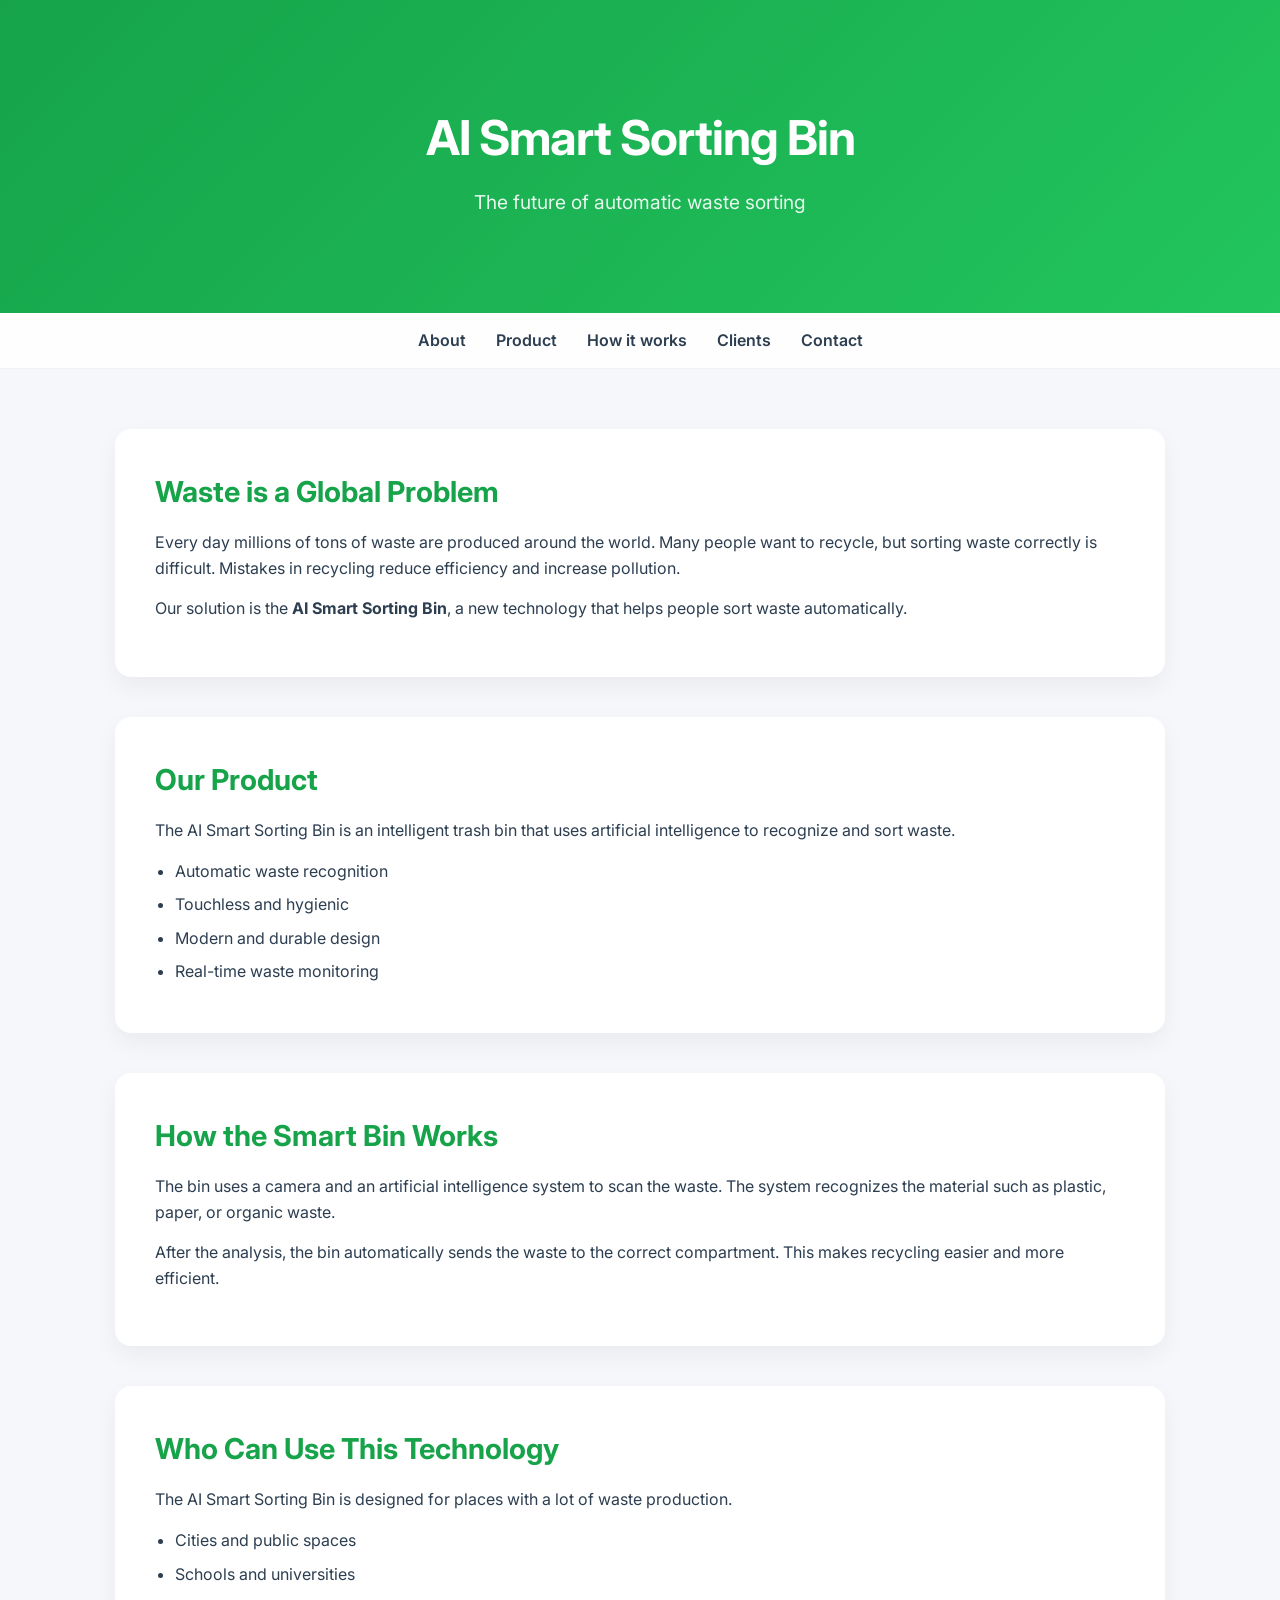
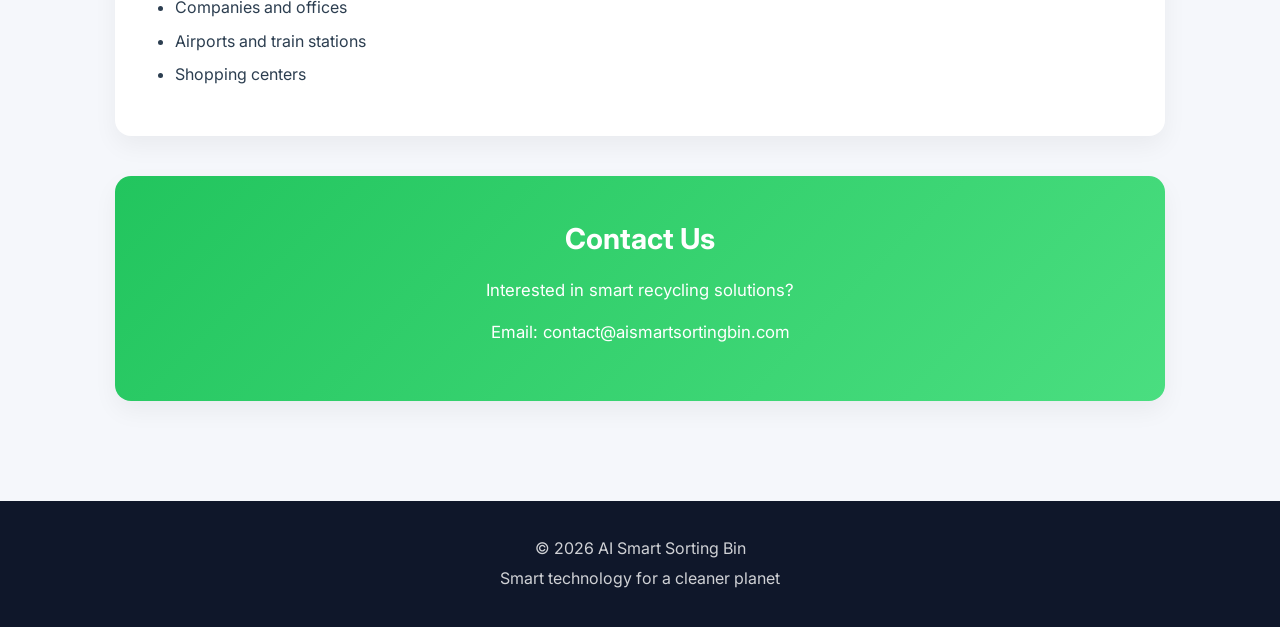
<file: site recycling bin/index.html>
<!DOCTYPE html>
<html lang="en">
<head>
<meta charset="UTF-8">
<meta name="viewport" content="width=device-width, initial-scale=1.0">

<title>AI Smart Sorting Bin | Automatic Waste Recycling</title>

<meta name="description" content="AI Smart Sorting Bin automatically sorts waste using artificial intelligence. A smart solution for cities, schools and companies to improve recycling.">

<meta name="keywords" content="smart bin, AI recycling bin, automatic waste sorting, smart recycling, waste management technology">

<meta name="author" content="AI Smart Bin Team">

<link rel="stylesheet" href="recycling bin.css">
</head>

<body>

<header>
<h1>AI Smart Sorting Bin</h1>
<p>The future of automatic waste sorting</p>
</header>

<nav>
<a href="#about">About</a>
<a href="#product">Product</a>
<a href="#how">How it works</a>
<a href="#clients">Clients</a>
<a href="#contact">Contact</a>
</nav>

<main>

<section id="about">
<h2>Waste is a Global Problem</h2>
<p>
Every day millions of tons of waste are produced around the world. 
Many people want to recycle, but sorting waste correctly is difficult.
Mistakes in recycling reduce efficiency and increase pollution.
</p>

<p>
Our solution is the <strong>AI Smart Sorting Bin</strong>, a new technology that helps people sort waste automatically.
</p>
</section>

<section id="product">
<h2>Our Product</h2>
<p>
The AI Smart Sorting Bin is an intelligent trash bin that uses artificial intelligence to recognize and sort waste.
</p>

<ul>
<li>Automatic waste recognition</li>
<li>Touchless and hygienic</li>
<li>Modern and durable design</li>
<li>Real-time waste monitoring</li>
</ul>
</section>

<section id="how">
<h2>How the Smart Bin Works</h2>

<p>
The bin uses a camera and an artificial intelligence system to scan the waste.
The system recognizes the material such as plastic, paper, or organic waste.
</p>

<p>
After the analysis, the bin automatically sends the waste to the correct compartment.
This makes recycling easier and more efficient.
</p>

</section>

<section id="clients">
<h2>Who Can Use This Technology</h2>

<p>The AI Smart Sorting Bin is designed for places with a lot of waste production.</p>

<ul>
<li>Cities and public spaces</li>
<li>Schools and universities</li>
<li>Companies and offices</li>
<li>Airports and train stations</li>
<li>Shopping centers</li>
</ul>

</section>

<section id="contact">
<h2>Contact Us</h2>

<p>
Interested in smart recycling solutions?
</p>

<p>Email: contact@aismartsortingbin.com</p>

</section>

</main>

<footer>
<p>© 2026 AI Smart Sorting Bin</p>
<p>Smart technology for a cleaner planet</p>
</footer>

</body>
</html>
</file>
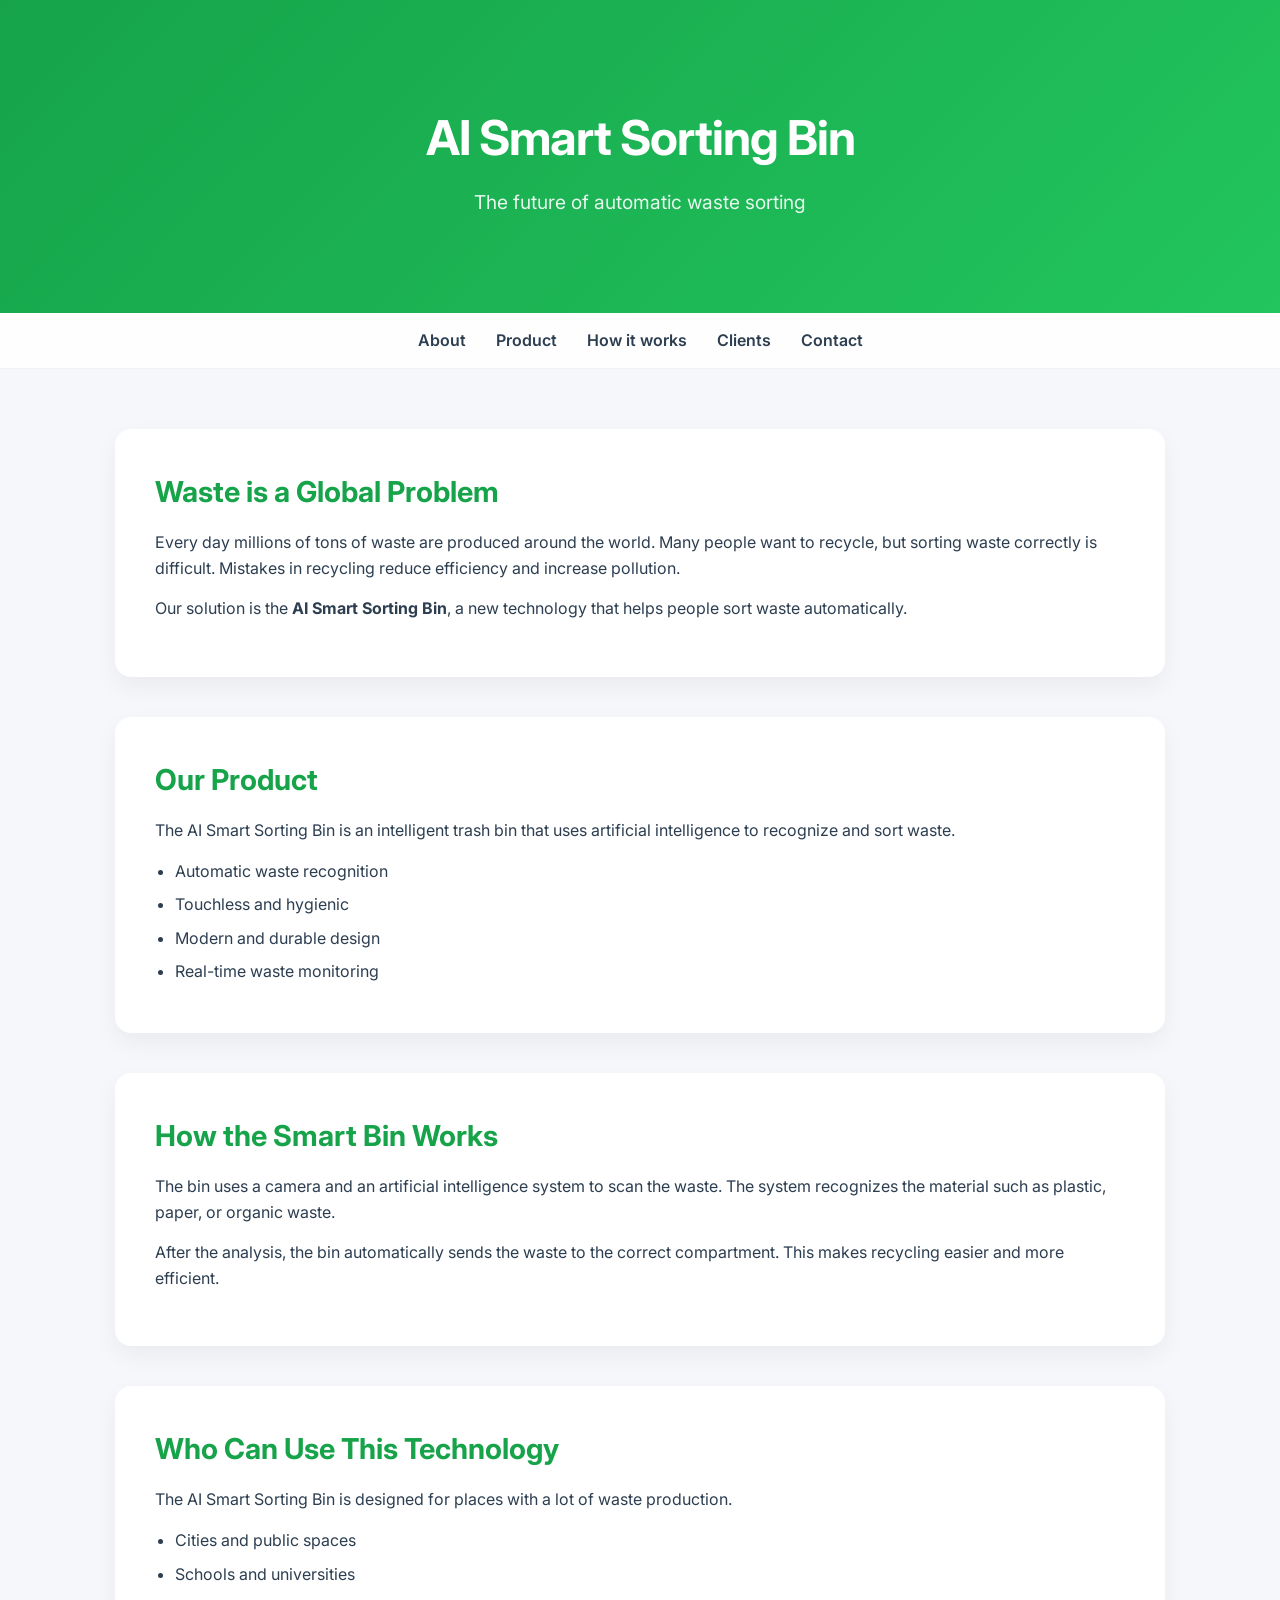
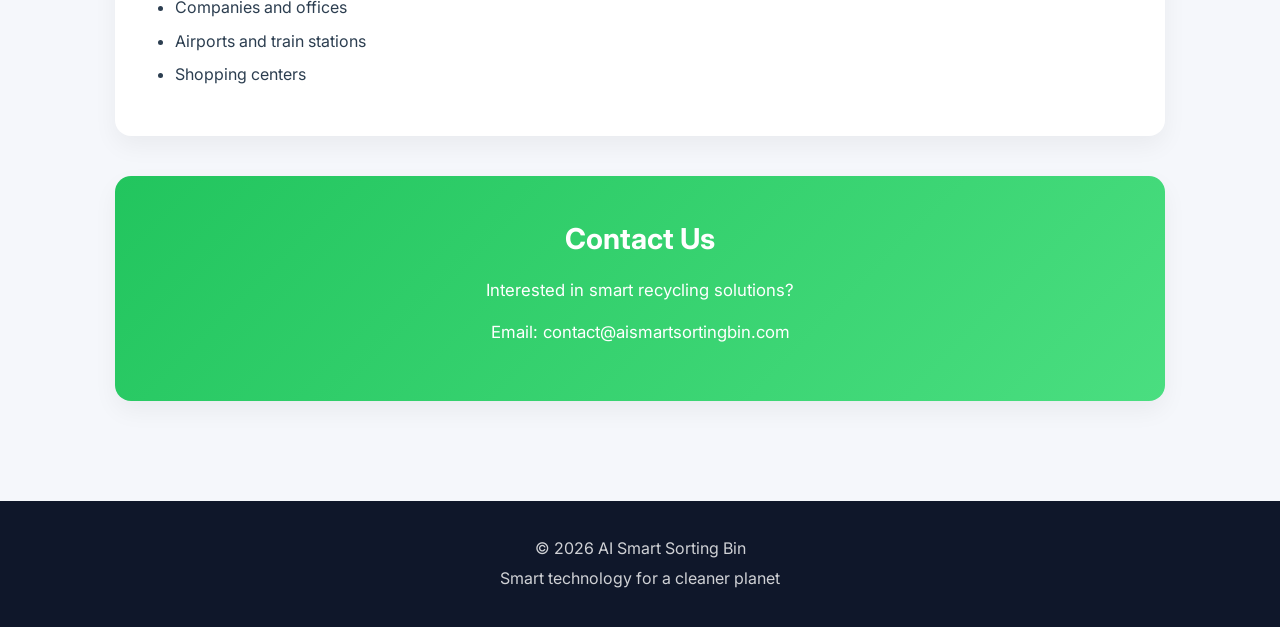
<file: site recycling bin/recycling bin.html>
<!DOCTYPE html>
<html lang="en">
<head>
<meta charset="UTF-8">
<meta name="viewport" content="width=device-width, initial-scale=1.0">

<title>AI Smart Sorting Bin | Automatic Waste Recycling</title>

<meta name="description" content="AI Smart Sorting Bin automatically sorts waste using artificial intelligence. A smart solution for cities, schools and companies to improve recycling.">

<meta name="keywords" content="smart bin, AI recycling bin, automatic waste sorting, smart recycling, waste management technology">

<meta name="author" content="AI Smart Bin Team">

<link rel="stylesheet" href="recycling bin.css">
</head>

<body>

<header>
<h1>AI Smart Sorting Bin</h1>
<p>The future of automatic waste sorting</p>
</header>

<nav>
<a href="#about">About</a>
<a href="#product">Product</a>
<a href="#how">How it works</a>
<a href="#clients">Clients</a>
<a href="#contact">Contact</a>
</nav>

<main>

<section id="about">
<h2>Waste is a Global Problem</h2>
<p>
Every day millions of tons of waste are produced around the world. 
Many people want to recycle, but sorting waste correctly is difficult.
Mistakes in recycling reduce efficiency and increase pollution.
</p>

<p>
Our solution is the <strong>AI Smart Sorting Bin</strong>, a new technology that helps people sort waste automatically.
</p>
</section>

<section id="product">
<h2>Our Product</h2>
<p>
The AI Smart Sorting Bin is an intelligent trash bin that uses artificial intelligence to recognize and sort waste.
</p>

<ul>
<li>Automatic waste recognition</li>
<li>Touchless and hygienic</li>
<li>Modern and durable design</li>
<li>Real-time waste monitoring</li>
</ul>
</section>

<section id="how">
<h2>How the Smart Bin Works</h2>

<p>
The bin uses a camera and an artificial intelligence system to scan the waste.
The system recognizes the material such as plastic, paper, or organic waste.
</p>

<p>
After the analysis, the bin automatically sends the waste to the correct compartment.
This makes recycling easier and more efficient.
</p>

</section>

<section id="clients">
<h2>Who Can Use This Technology</h2>

<p>The AI Smart Sorting Bin is designed for places with a lot of waste production.</p>

<ul>
<li>Cities and public spaces</li>
<li>Schools and universities</li>
<li>Companies and offices</li>
<li>Airports and train stations</li>
<li>Shopping centers</li>
</ul>

</section>

<section id="contact">
<h2>Contact Us</h2>

<p>
Interested in smart recycling solutions?
</p>

<p>Email: contact@aismartsortingbin.com</p>

</section>

</main>

<footer>
<p>© 2026 AI Smart Sorting Bin</p>
<p>Smart technology for a cleaner planet</p>
</footer>

</body>
</html>
</file>
<file: site recycling bin/recycling bin.css>
/* GOOGLE FONT */
@import url('https://fonts.googleapis.com/css2?family=Inter:wght@300;400;600;700&display=swap');

/* RESET */
*{
margin:0;
padding:0;
box-sizing:border-box;
}

body{
font-family:'Inter', sans-serif;
background:#f5f7fb;
color:#2c3e50;
line-height:1.6;
}

/* HERO HEADER */

header{
background: linear-gradient(135deg,#16a34a,#22c55e);
color:white;
text-align:center;
padding:100px 20px 80px 20px;
}

header h1{
font-size:3rem;
font-weight:700;
letter-spacing:-1px;
margin-bottom:10px;
}

header p{
font-size:1.2rem;
opacity:0.9;
}

/* NAVBAR */

nav{
position:sticky;
top:0;
background:rgba(255,255,255,0.85);
backdrop-filter: blur(10px);
display:flex;
justify-content:center;
gap:30px;
padding:15px;
border-bottom:1px solid rgba(0,0,0,0.05);
z-index:10;
}

nav a{
text-decoration:none;
color:#2c3e50;
font-weight:600;
transition:all 0.25s ease;
position:relative;
}

nav a::after{
content:"";
position:absolute;
left:0;
bottom:-4px;
width:0;
height:2px;
background:#22c55e;
transition:0.3s;
}

nav a:hover{
color:#16a34a;
}

nav a:hover::after{
width:100%;
}

/* MAIN LAYOUT */

main{
max-width:1100px;
margin:auto;
padding:60px 25px;
display:grid;
gap:40px;
}

/* CARD SECTIONS */

section{
background:white;
padding:40px;
border-radius:16px;
box-shadow:0 10px 25px rgba(0,0,0,0.05);
transition:transform 0.25s ease, box-shadow 0.25s ease;
}

section:hover{
transform:translateY(-6px);
box-shadow:0 20px 40px rgba(0,0,0,0.08);
}

h2{
font-size:1.8rem;
margin-bottom:15px;
color:#16a34a;
}

p{
margin-bottom:15px;
font-size:1rem;
}

ul{
margin-top:10px;
padding-left:20px;
}

li{
margin-bottom:8px;
}

/* CONTACT SECTION */

#contact{
text-align:center;
background:linear-gradient(135deg,#22c55e,#4ade80);
color:white;
}

#contact h2{
color:white;
}

#contact p{
font-size:1.05rem;
}

/* FOOTER */

footer{
margin-top:40px;
background:#0f172a;
color:white;
text-align:center;
padding:30px 20px;
font-size:0.9rem;
}

footer p{
opacity:0.8;
margin:5px 0;
}

/* RESPONSIVE */

@media (max-width:768px){

header{
padding:80px 20px;
}

header h1{
font-size:2.2rem;
}

nav{
flex-wrap:wrap;
gap:15px;
}

main{
padding:40px 15px;
}

section{
padding:30px;
}

}
</file>
